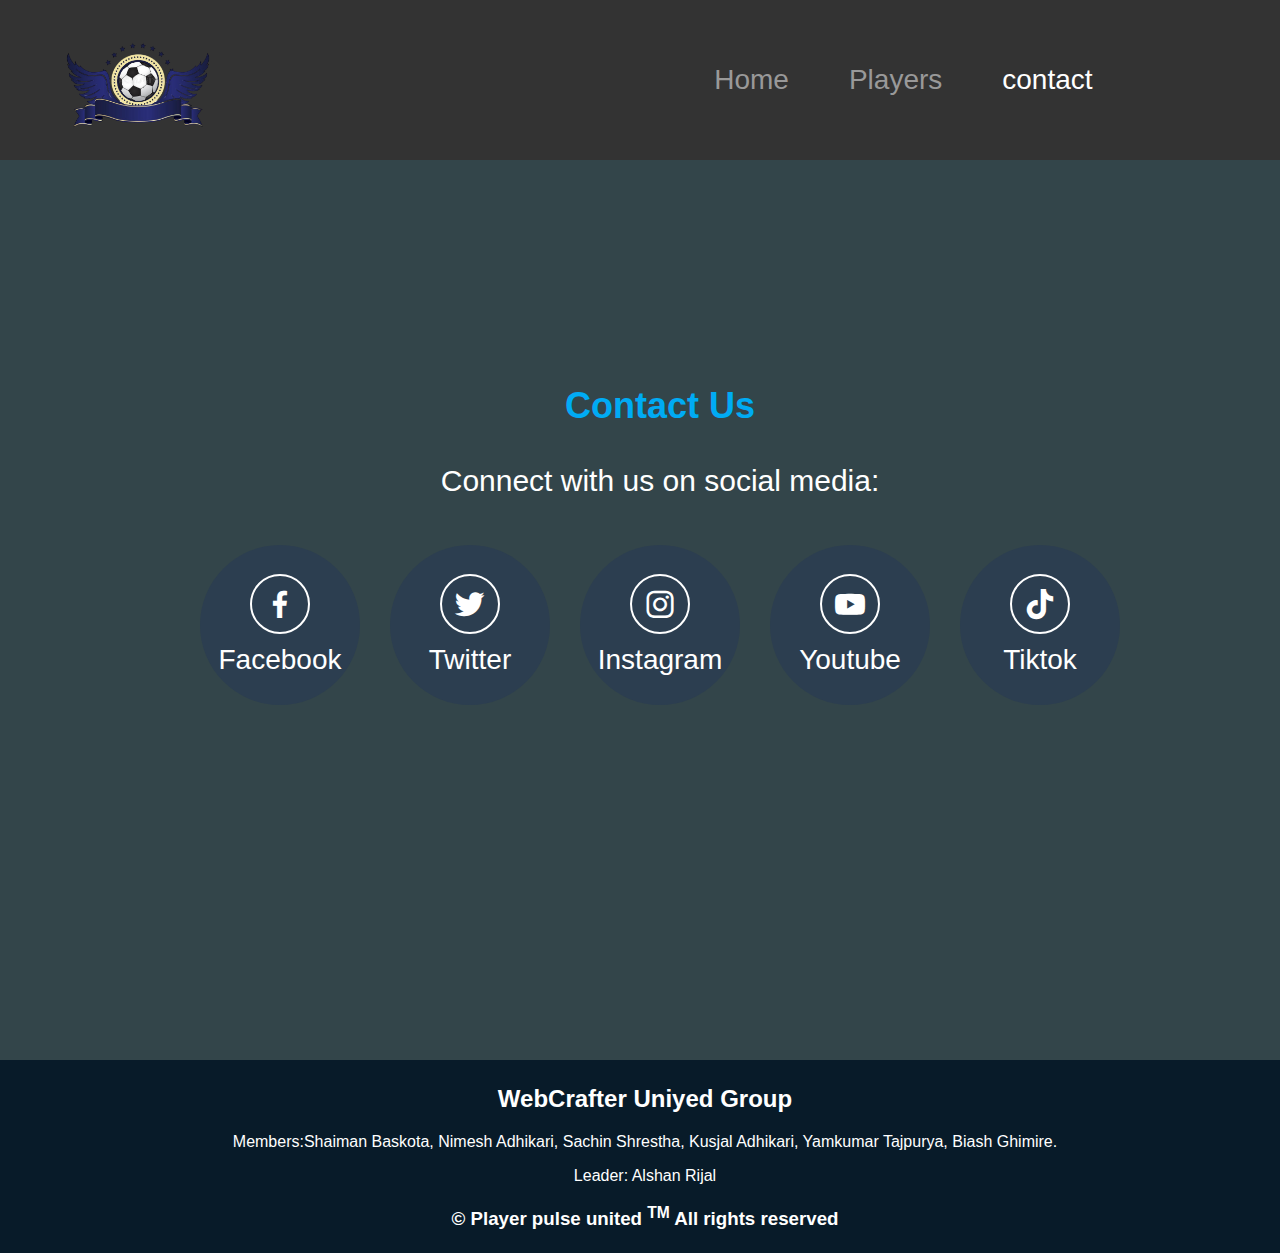
<file: contact.html>
<!DOCTYPE html>
<html lang="en">
<head>
    <meta charset="UTF-8">
    <meta name="viewport" content="width=device-width, initial-scale=1.0">
    <title>contact</title>
    <link rel="stylesheet" href="styles.css">
    <link href='https://unpkg.com/boxicons@2.1.4/css/boxicons.min.css' rel='stylesheet'>


</head>
<body>
    <div class="header">
        <a href="#" class="logo">
            <img src="logo.png" alt="Logo">
        </a>
        <nav class="nav">
            <a href="index.html" >Home</a>
            <a href="player.html">Players</a>
            <a href="contact.html" class="active">contact</a>

        </nav>
    </div>
    <div class="contact">
    <div class="container">
        <h2>Contact Us</h2>
        <p>Connect with us on social media:</p>
        <div class="social-links">
            <a href="https://www.facebook.com/" target="_blank" class="social-icon facebook">
                <i class="bx bxl-facebook"></i>
                <span>Facebook</span>
            </a>
            <a href="https://twitter.com/" target="_blank" class="social-icon twitter">
                <i class="bx bxl-twitter"></i>
                <span>Twitter</span>
            </a>
            <a href="https://www.instagram.com//" target="_blank" class="social-icon instagram">
                <i class="bx bxl-instagram"></i>
                <span>Instagram</span>
            </a>
            <a href="https://www.youtube.com/" target="_blank" class="social-icon youtube">
                <i class="bx bxl-youtube"></i>
                <span>Youtube</span>
            </a>
            <a href="https://www.tiktok.com//" target="_blank" class="social-icon tiktok">
                <i class="bx bxl-tiktok"></i>
                <span>Tiktok</span>
            </a>
        </div>
    </div>
</div>
<footer>
    <h2>WebCrafter Uniyed Group</h2>
    <p>Members:Shaiman Baskota, Nimesh Adhikari, Sachin Shrestha, Kusjal Adhikari, Yamkumar Tajpurya, Biash Ghimire.</p>
    <p> Leader: Alshan Rijal</p>
    <h3>&copy; Player pulse united <sup>TM</sup> All rights reserved </h3>
    </footer>
</body>
</html>
</file>
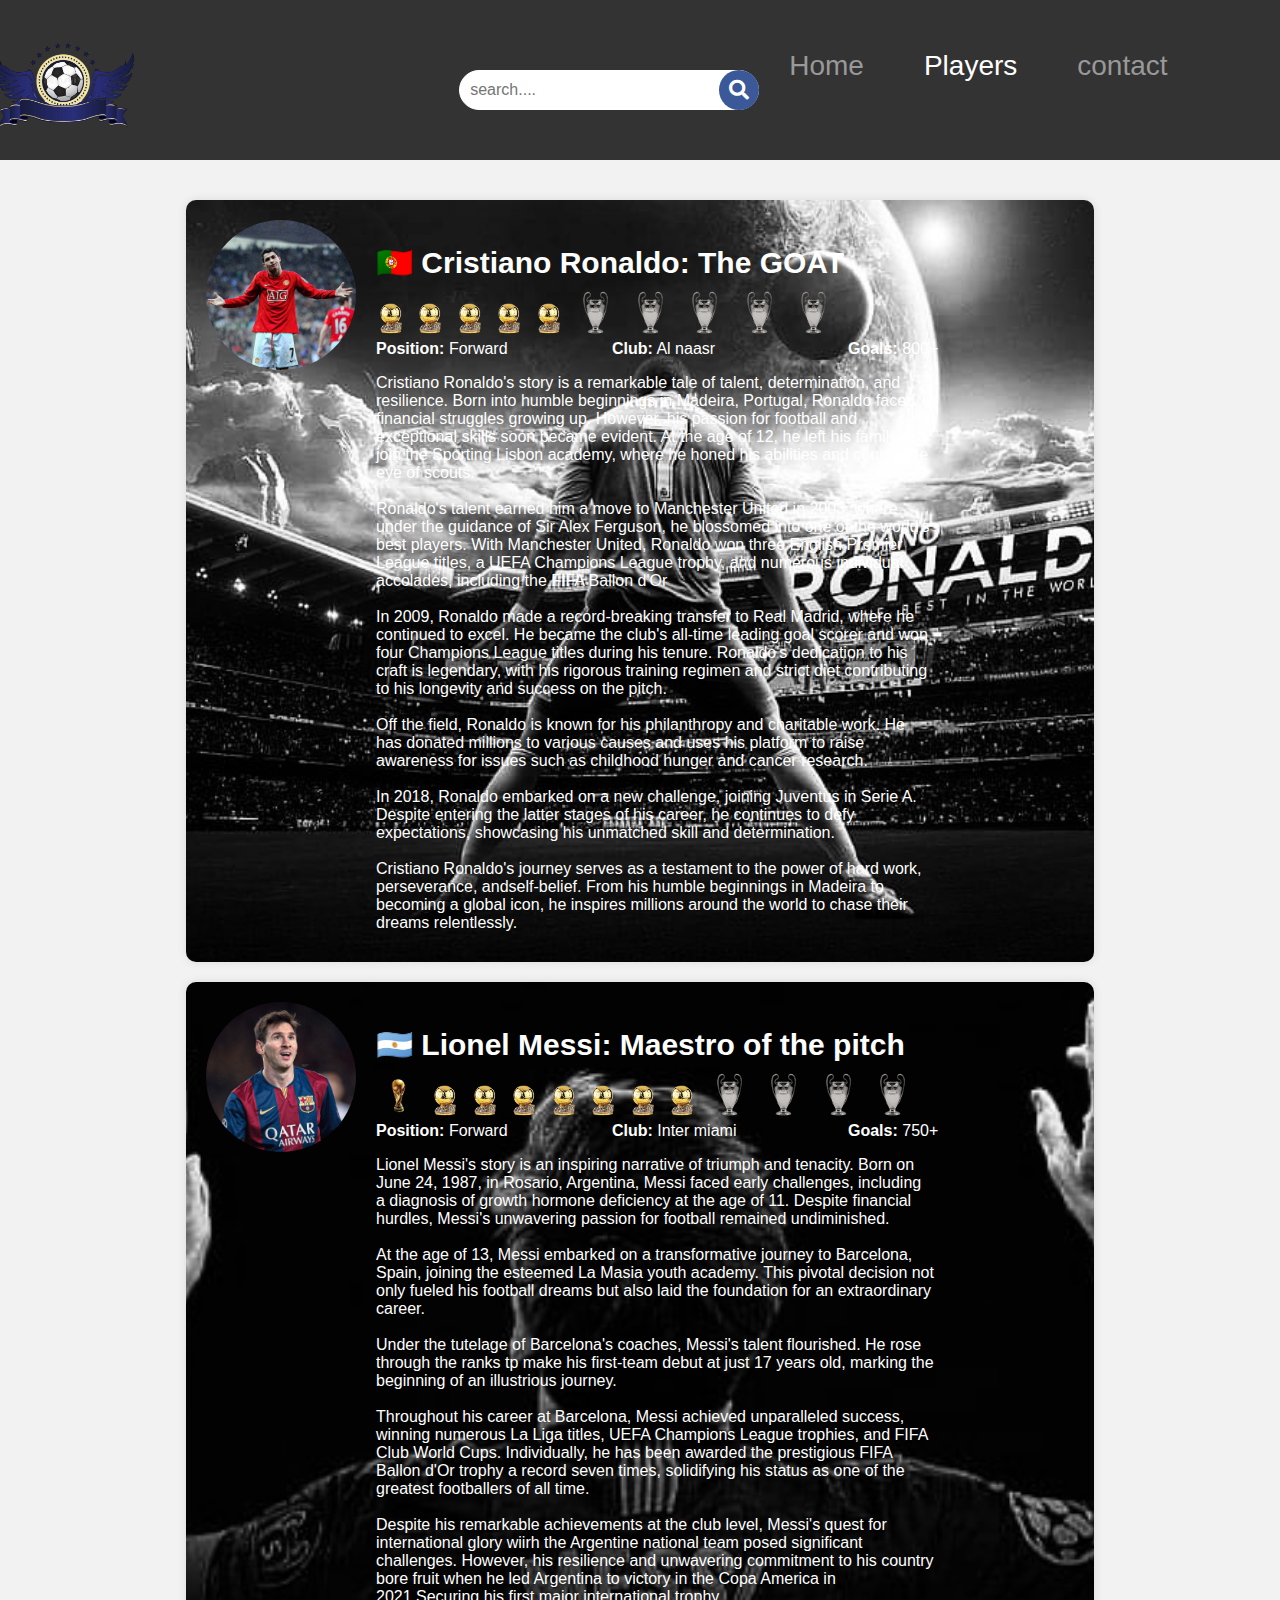
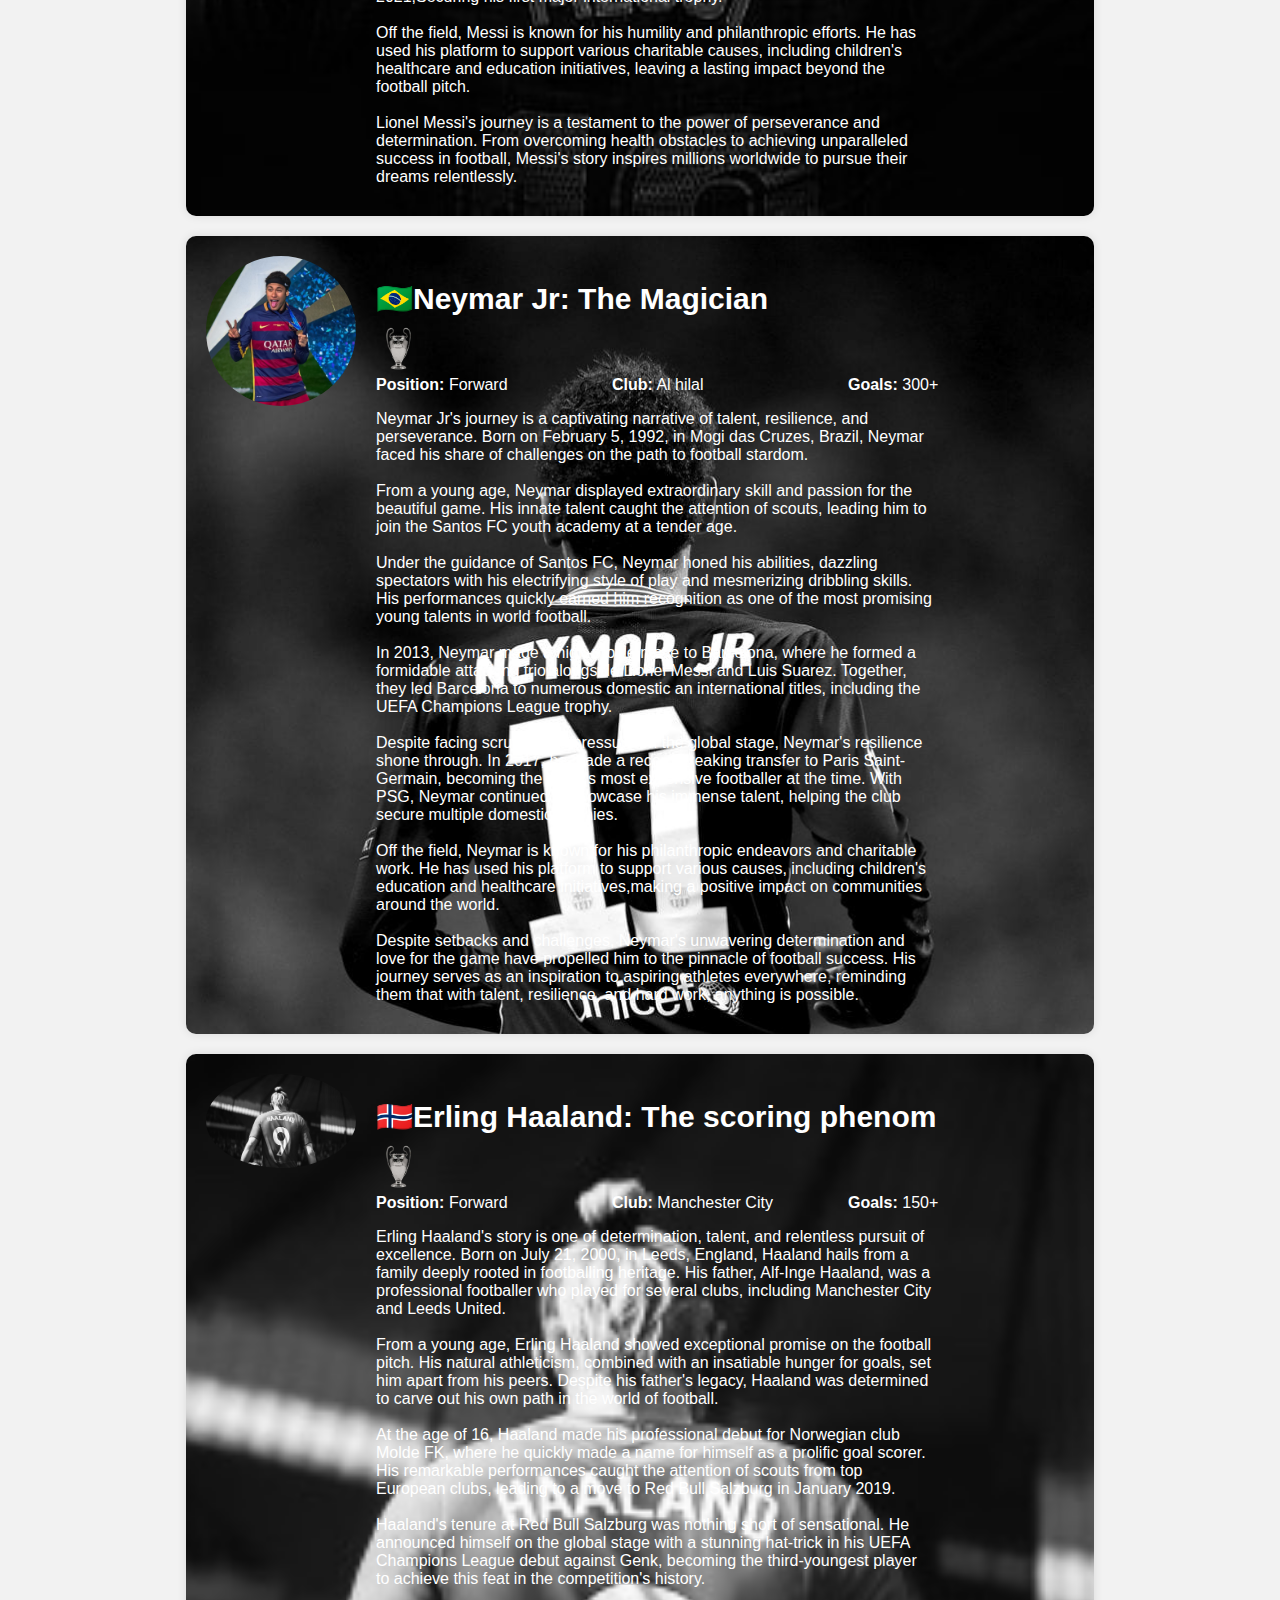
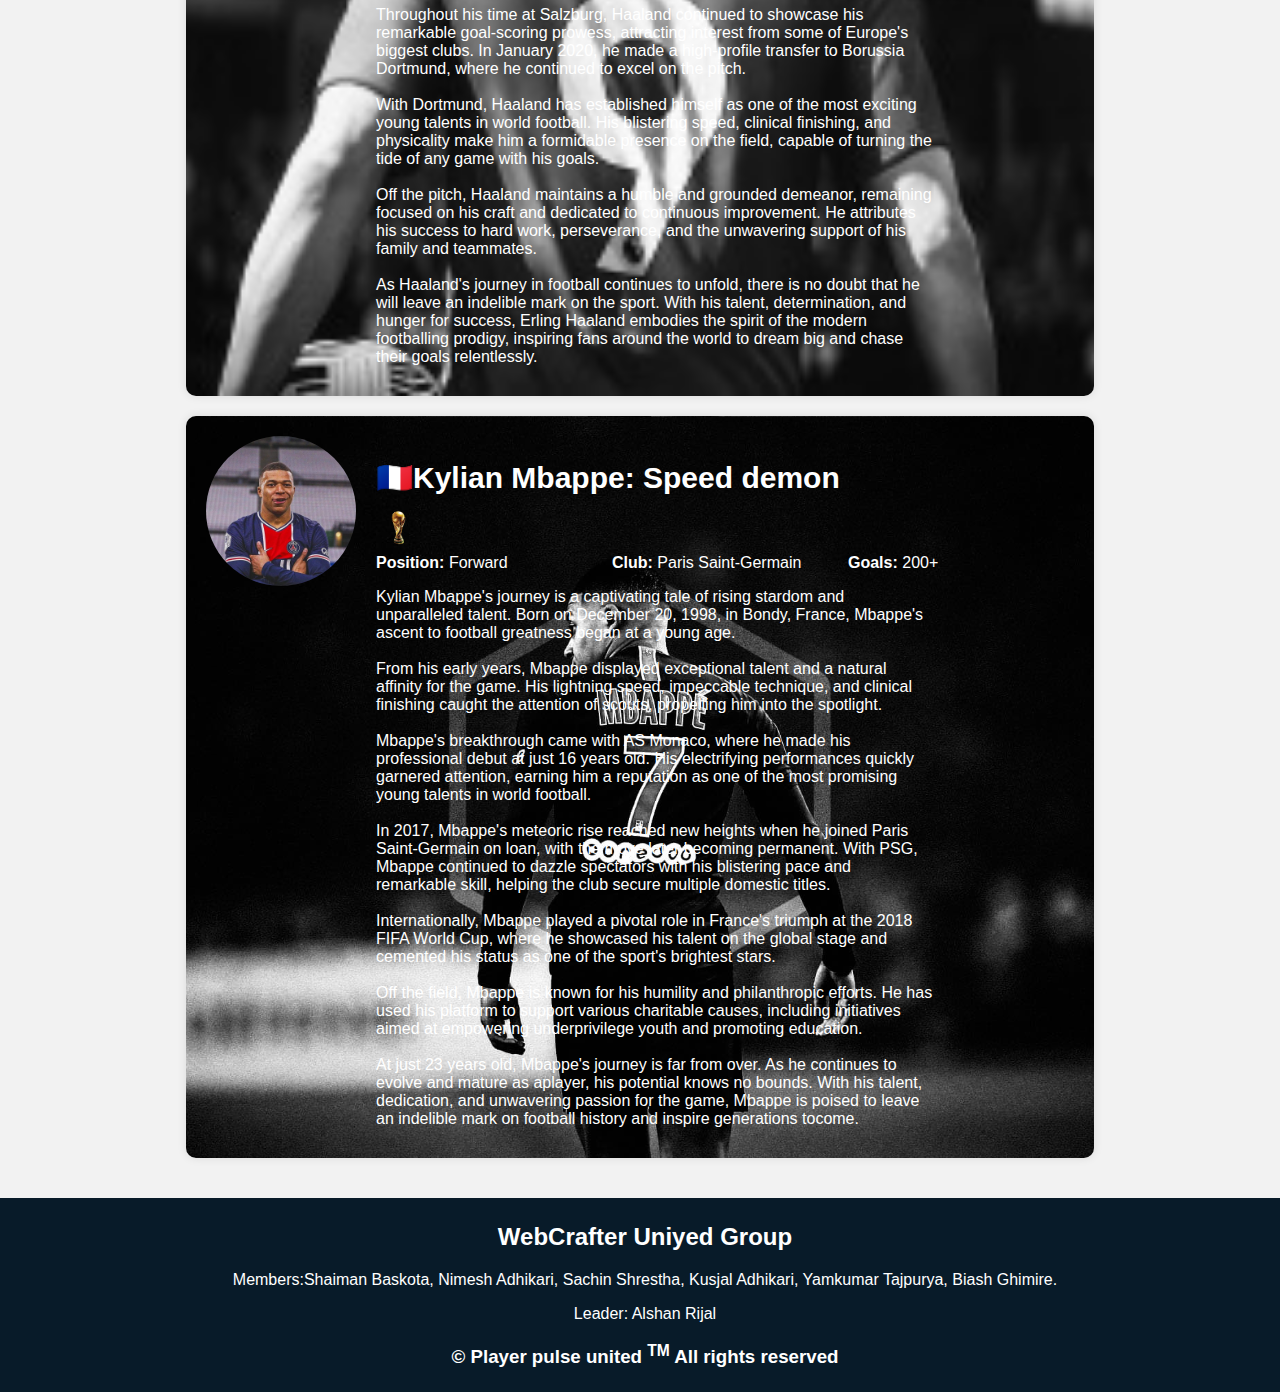
<file: player.html>
<!DOCTYPE html>
<html lang="en">
<head>
    <meta charset="UTF-8">
    <meta name="viewport" content="width=device-width, initial-scale=1.0">
    <title>Football Players</title>
    <link rel="stylesheet" href="styles.css">
    <link rel="stylesheet" href="https://cdnjs.cloudflare.com/ajax/libs/font-awesome/5.15.3/css/all.min.css"/>
</head>
<body>
    <div class="header">
        <a href="#" class="logo">
            <img src="logo.png" alt="Logo">
        </a>
        <nav class="nav">
            <div class="search-bar">
                <input type="search" name="" id="srch" placeholder="search....">
                <button type="submit" id="btn"><i class="fas fa-search"></i></button>
            </div>
            <a href="index.html" >Home</a>
            <a href="player.html" class="active">Players</a>
            <a href="contact.html">contact</a>
        </nav>
    </div>
    <div class="content">
        <section class="player-section ronaldo" id="ronaldo">
            <div class="player-img">
                <img src="Cristiano Ronaldo.jpeg" alt="ronaldo">
            </div>
            <div class="player-info">
                <h2 class="player-name">🇵🇹 Cristiano Ronaldo: The GOAT</h2>
                <div>
                    <img class="trophy bln" src="blndor.png" alt="Ballon d'Or">
                    <img class="trophy bln" src="blndor.png" alt="Ballon d'Or">
                    <img class="trophy bln" src="blndor.png" alt="Ballon d'Or">
                    <img class="trophy bln" src="blndor.png" alt="Ballon d'Or">
                    <img class="trophy bln" src="blndor.png" alt="Ballon d'Or">
                    <img class="trophy ucl" src="ucl.png" alt="">
                    <img class="trophy ucl" src="ucl.png" alt="">
                    <img class="trophy ucl" src="ucl.png" alt="">
                    <img class="trophy ucl" src="ucl.png" alt="">
                    <img class="trophy ucl" src="ucl.png" alt="">
                </div>
                <div class="player-stats">
                    <div><strong>Position:</strong> Forward</div>
                    <div><strong>Club:</strong> Al naasr</div>
                    <div><strong>Goals:</strong> 800+</div>
                </div>
                <p class="player-desc">Cristiano Ronaldo's story is a remarkable tale of talent, determination, and resilience. Born into humble beginnings in Madeira, Portugal, Ronaldo faced financial struggles growing up. However, his passion for football and exceptional skills soon became evident. At the age of 12, he left his family to join the Sporting Lisbon academy, where he honed his abilities and  caught the eye of scouts.
<br><br>
 Ronaldo's talent earned him a move to Manchester United in 2003, where under the guidance of Sir Alex Ferguson, he blossomed into one of the world's best players. With Manchester United, Ronaldo won three English Premier League titles, a UEFA Champions League trophy, and numerous individual accolades, including the FIFA Ballon d'Or 
<br><br>
 In 2009, Ronaldo made a record-breaking transfer to Real Madrid, where he continued to excel. He  became the club's all-time leading goal scorer and won four Champions League titles during his tenure. Ronaldo's dedication to his craft is legendary, with his rigorous training regimen and strict diet contributing to his longevity and success on the pitch.<br><br>Off the field, Ronaldo is known for his philanthropy and charitable work. He has donated millions to various causes and uses his platform to raise awareness for issues such as childhood hunger and cancer research.
<br><br>
 In 2018, Ronaldo embarked on a new challenge, joining Juventus in Serie A. Despite entering the latter stages of his career, he continues to defy expectations, showcasing his unmatched skill and determination.
<br><br>
 Cristiano Ronaldo's journey serves as a testament to the power of hard work, perseverance, andself-belief. From his humble beginnings in Madeira to becoming a global icon, he inspires millions around the world to chase their dreams relentlessly.</p>
 </div>
        </section>
        <!-- Player 2 Section -->
        <section class="player-section messi" id="messi">
            <div class="player-img">
                <img src="messi.jpeg" alt="messi">
            </div>
            <div class="player-info">
                <h2 class="player-name">🇦🇷 Lionel Messi: Maestro of the pitch</h2>
                <div>
                    <img class="trophy wrl" src="wrldcup.png" alt="world cup">
                    <img class="trophy bln" src="blndor.png" alt="Ballon d'Or">
                    <img class="trophy bln" src="blndor.png" alt="Ballon d'Or">
                    <img class="trophy bln" src="blndor.png" alt="Ballon d'Or">
                    <img class="trophy bln" src="blndor.png" alt="Ballon d'Or">
                    <img class="trophy bln" src="blndor.png" alt="Ballon d'Or">
                    <img class="trophy bln" src="blndor.png" alt="Ballon d'Or">
                    <img class="trophy bln" src="blndor.png" alt="Ballon d'Or">
                    <img class="trophy ucl" src="ucl.png" alt="">
                    <img class="trophy ucl" src="ucl.png" alt="">
                    <img class="trophy ucl" src="ucl.png" alt="">
                    <img class="trophy ucl" src="ucl.png" alt="">
                </div>
                <div class="player-stats">
                    <div><strong>Position:</strong> Forward</div>
                    <div><strong>Club:</strong> Inter miami</div>
                    <div><strong>Goals:</strong> 750+</div>
                </div>
                <p class="player-desc">Lionel Messi's story is an inspiring narrative of triumph and tenacity. Born on  June 24, 1987, in Rosario, Argentina, Messi faced early challenges, including a diagnosis of growth   hormone deficiency at the age of 11. Despite financial hurdles, Messi's unwavering passion for  football remained undiminished.
<br><br>
  At the age of 13, Messi embarked on a transformative journey to Barcelona, Spain, joining the esteemed La Masia youth academy. This pivotal decision not only fueled his football dreams but also laid the foundation for an extraordinary career.
<br><br>
 Under the tutelage of Barcelona's coaches, Messi's talent flourished. He rose through the ranks tp make his first-team debut at just 17 years old, marking the beginning of an illustrious journey.
<br><br>
  Throughout his career at Barcelona, Messi achieved unparalleled success, winning numerous La Liga titles, UEFA Champions League trophies, and FIFA Club World Cups. Individually, he has been awarded the prestigious FIFA Ballon d'Or trophy a record seven times, solidifying his status as one of the greatest footballers of all time.
<br><br>
 Despite his remarkable achievements at the club level, Messi's quest for international glory wiirh  the Argentine national team posed significant challenges. However, his resilience and unwavering commitment to his country bore fruit when he led Argentina to victory in the Copa America in 2021,Securing his first major international trophy.
<br><br>
 Off the field, Messi is known for his humility and philanthropic efforts. He has used his platform to support various charitable causes, including children's healthcare and education initiatives, leaving a lasting impact beyond the football pitch.
<br><br>
  Lionel Messi's journey is a testament to the power of perseverance and determination. From overcoming health obstacles to achieving unparalleled success in football, Messi's story inspires millions worldwide to pursue their dreams relentlessly.
                </p>
            </div>
        </section>
        <section class="player-section neymarjr" id="neymar">
            <div class="player-img">
                <img src="neymar.jpeg" alt="Neymar">
            </div>
            <div class="player-info">
                <h2 class="player-name">🇧🇷Neymar Jr: The Magician</h2>
                <div>
                    <img class="trophy ucl" src="ucl.png" alt="">
                </div>
                <div class="player-stats">
                    <div><strong>Position:</strong> Forward</div>
                    <div><strong>Club:</strong> Al hilal</div>
                    <div><strong>Goals:</strong> 300+</div>
                </div>
                <p class="player-desc">Neymar Jr's journey is a captivating narrative of talent, resilience, and perseverance. Born on February 5, 1992, in Mogi das Cruzes, Brazil, Neymar faced his share of challenges on the path to football stardom.
<br><br>
                    From a young age, Neymar displayed extraordinary skill and passion for the beautiful game. His innate talent caught the attention of scouts, leading him to join the Santos FC youth academy at  a tender age.
<br><br>
 Under the guidance of Santos FC, Neymar honed his abilities, dazzling spectators with his electrifying style of play and mesmerizing dribbling skills. His performances quickly earned him  recognition as one of the most promising young talents in world football.
<br><br>
  In 2013, Neymar made a high-profile move to Barcelona, where he formed a formidable attacking trio alongside Lionel Messi and Luis Suarez. Together, they led Barcelona to numerous domestic an international titles, including the UEFA Champions League trophy.
<br><br>
 Despite facing scrutiny and pressure on the global stage, Neymar's resilience shone through. In  2017, he made a record-breaking transfer to Paris Saint-Germain, becoming the world's most expensive footballer at the time. With PSG, Neymar continued to showcase his immense talent, helping the club   secure multiple domestic trophies.
<br><br>   Off the field, Neymar is known for his philanthropic endeavors and charitable work. He has used his platform to support various causes, including children's education and healthcare initiatives,making a positive impact on communities around the world.<br><br> Despite setbacks and challenges, Neymar's unwavering determination and love for the game have  propelled him to the pinnacle of football success. His journey serves as an inspiration to aspiring  athletes everywhere, reminding them that with talent, resilience, and hard work, anything is  possible.</p>
            </div>
        </section>
        <section class="player-section haaland" id="haaland">
            <div class="player-img">
                <img src="haaland.png" alt="Haaland">
            </div>
            <div class="player-info">
                <h2 class="player-name">🇳🇴Erling Haaland: The scoring phenom</h2>
                <div>
                    <img class="trophy ucl" src="ucl.png" alt="">
                </div>
                <div class="player-stats">
                    <div><strong>Position:</strong> Forward</div>
                    <div><strong>Club:</strong> Manchester City </div>
                    <div><strong>Goals:</strong> 150+</div>
                </div>
                <p class="player-desc">Erling Haaland's story is one of determination, talent, and relentless pursuit of  excellence. Born on July 21, 2000, in Leeds, England, Haaland hails from a family deeply rooted in  footballing heritage. His father, Alf-Inge Haaland, was a professional footballer who played for   several clubs, including Manchester City and Leeds United.
<br><br>
  From a young age, Erling Haaland showed exceptional promise on the football pitch. His natural athleticism, combined with an insatiable hunger for goals, set him apart from his peers. Despite his  father's legacy, Haaland was determined to carve out his own path in the world of football.
<br><br>
  At the age of 16, Haaland made his professional debut for Norwegian club Molde FK, where he quickly made a name for himself as a prolific goal scorer. His remarkable performances caught the attention  of scouts from top European clubs, leading to a move to Red Bull Salzburg in January 2019. 
<br><br>
   Haaland's tenure at Red Bull Salzburg was nothing short of sensational. He announced himself on the  global stage with a stunning hat-trick in his UEFA Champions League debut against Genk, becoming the third-youngest player to achieve this feat in the competition's history.
<br><br>
 Throughout his time at Salzburg, Haaland continued to showcase his remarkable goal-scoring prowess, attracting interest from some of Europe's biggest clubs. In January 2020, he made a high-profile transfer to Borussia Dortmund, where he continued to excel on the pitch.
<br><br>
  With Dortmund, Haaland has established himself as one of the most exciting young talents in world football. His blistering speed, clinical finishing, and physicality make him a formidable presence on the field, capable of turning the tide of any game with his goals.
<br><br>
 Off the pitch, Haaland maintains a humble and grounded demeanor, remaining focused on his craft and dedicated to continuous improvement. He attributes his success to hard work, perseverance, and the unwavering support of his family and teammates.
<br><br>
   As Haaland's journey in football continues to unfold, there is no doubt that he will leave an  indelible mark on the sport. With his talent, determination, and hunger for success, Erling Haaland  embodies the spirit of the modern footballing prodigy, inspiring fans around the world to dream big
                    and chase their goals relentlessly.</p>
            </div>
        </section>
        <section class="player-section mbappe" id="mbappe">
            <div class="player-img">
                <img src="mbappe.jpeg" alt="Mbappe">
            </div>
            <div class="player-info">
                <h2 class="player-name">🇫🇷Kylian Mbappe: Speed demon</h2>
                <div>
                    <img class="trophy wrl" src="wrldcup.png" alt="world cup">
                </div>
                <div class="player-stats">
                    <div><strong>Position:</strong> Forward</div>
                    <div><strong>Club:</strong> Paris Saint-Germain</div>
                    <div><strong>Goals:</strong> 200+</div>
                </div>
                <p class="player-desc">Kylian Mbappe's journey is a captivating tale of rising stardom and unparalleled  talent. Born on December 20, 1998, in Bondy, France, Mbappe's ascent to football greatness began at  a young age.
<br><br>
                    From his early years, Mbappe displayed exceptional talent and a natural affinity for the game. His lightning speed, impeccable technique, and clinical finishing caught the attention of scouts, propelling him into the spotlight.
<br><br>
  Mbappe's breakthrough came with AS Monaco, where he made his professional debut at just 16 years old. His electrifying performances quickly garnered attention, earning him a reputation as one of  the most promising young talents in world football.
<br><br>
  In 2017, Mbappe's meteoric rise reached new heights when he joined Paris Saint-Germain on loan, with  the move later becoming permanent. With PSG, Mbappe continued to dazzle spectators with his blistering pace and remarkable skill, helping the club secure multiple domestic titles.
<br><br>
 Internationally, Mbappe played a pivotal role in France's triumph at the 2018 FIFA World Cup, where he showcased his talent on the global stage and cemented his status as one of the sport's brightest stars.
<br><br>
 Off the field, Mbappe is known for his humility and philanthropic efforts. He has used his platform to support various charitable causes, including initiatives aimed at empowering underprivilege youth and promoting education.
<br><br>
At just 23 years old, Mbappe's journey is far from over. As he continues to evolve and mature as aplayer, his potential knows no bounds. With his talent, dedication, and unwavering passion for the   game, Mbappe is poised to leave an indelible mark on football history and inspire generations tocome.
</p>
            </div>
        </section>
    </div>
    <footer>
        <h2>WebCrafter Uniyed Group</h2> <p>Members:Shaiman Baskota, Nimesh Adhikari, Sachin Shrestha, Kusjal Adhikari, Yamkumar Tajpurya, Biash Ghimire.</p>
    <p> Leader: Alshan Rijal</p>
    <h3>&copy; Player pulse united <sup>TM</sup> All rights reserved </h3>
        </footer>
    <script src="script.js"></script>
</body>
</html>
</file>
<file: styles.css>
body {
  margin: 0;
  padding: 0;
  font-family: Arial, sans-serif;
  background-color: #f2f2f2;
  color: #333;

}

.header {
  background: #333;
  position: fixed;
  top: 0;
  left: 0;
  width: 100%;
  padding: 20px 10%;
  display: flex;
  align-items: center;
  justify-content: space-around;
  z-index: 10000;
  transition: .5s;
}

.logo img {
  width: 150px;
  margin-left: -250px;
}

.nav {
  list-style-type: none;
  padding: 0;
  display: flex;
  flex-direction: row;
  margin-right: 100px;

}

.nav a {
  text-decoration: none;
  font-size: 28px;
  font-weight: bold;
  color: #999;
  font-weight: 500;
  margin-right: 30px;
  margin-left: 30px;
  transition: .4s;
}

.nav a:hover,
.nav a.active {
  color: #fff;
}
.main{
  position: absolute;
 top:57%;
  left: 50%;
  transform: translate(-50%,-50%);
  color: white;
  z-index: -1;
  width: 100%;
  height: 100%;
  text-align: center; 
  background-image: url(homebg.jpg);
    background-position: center;
    background-size: cover;
    display: flex;
    flex-direction: column;
    justify-content: center;
    align-items: center;
}
.main .title{
  font-size: 45px;
  font-weight: 700;
}
.main p{
  font-size: 37px;
  font-weight: 700;
}
     
     .search-bar {
     display: flex;
     justify-content: center;
     align-items: center;
     margin-top: 20px;
     
     }
     
     .search-bar input {
     padding: 10px;
     width: 500px;
     border: 1px solid white;
     border-radius: 45px;
     outline: none;
     font-size: 16px;
     color: black;
     }
     .search-bar input[type="search"]{
      width: 300px;
     }
     
     .search-bar button {
     width: 40px;
     height: 40px;
     border: none;
     border-radius: 50%;
     margin-left: -40px;
     background-color: #3b5998;
     color: #fff;
     cursor: pointer;
     }
     
     .search-bar button:hover {
     background-color: #2d4373;
     }
     
     .search-bar button i {
     font-size: 20px;
     }



.content {
  margin-top: 180px;
  padding: 20px;
  display: flex;
  flex-direction: column;
  align-items: center;
}

.player-section {
  border-radius: 10px;
  box-shadow: 0 0 10px rgba(0, 0, 0, 0.1);
  padding: 20px;
  margin-bottom: 20px;
  display: flex;
  width: 70%;

}

.player-img img {
  width: 150px;
  border-radius: 50%;
  margin-right: 20px;
  height: auto;
}

.ronaldo {
  background-image: url(cr7.png);
  color: white;
  background-size: cover;
  background-position: center;
}

.messi {
  background-image: url(messibg.jpeg);
  color: white;
  background-size: cover;
  background-position: center;
}

.neymarjr {
  background-image: url(neymarbg.jpg);
  color: white;
  background-size: cover;
  background-position: center;
}

.mbappe {
  background-image: url(mbappebg.jpg);
  color: white;
  background-size: cover;
  background-position: center;
}

.haaland {
  background-image: url(haaland.png);
  color: white;
  background-size: cover;
  background-position: center;
}

.player-info {
  flex: 1;
}

.player-name {
  font-size: 30px;
  font-weight: bold;
  margin-bottom: 10px;
}

.player-desc {
  margin-bottom: 10px;
  width: 80%;
}

.player-stats {
  display: grid;
  grid-template-columns: repeat(auto-fit, minmax(150px, 1fr));
  gap: 10px;
}

.bln {
  width: 30px;
  height: auto;
  margin-right: 5px;
}

.wrl {
  width: 45px;
  height: auto;
  margin-right: 5px;
}

.ucl {
  width: 45px;
  height: auto;
  margin-right: 5px;
}

.contact {
  background-color: rgb(51, 69, 74);
  padding: 80px 20px;
  text-align: center;
  color: #fff;
  height: 100vh;
  display: flex;
  justify-content: center;
  align-items: center;
  width: 100%;
}


.contact h2 {
  font-size: 36px;
  margin-bottom: 30px;
  color: #00abf4;
}

.contact p {
  font-size: 30px;
  line-height: 1.6;
  margin-bottom: 40px;
}

.social-links {
  display: flex;
  justify-content: center;
  align-items: center; 
  flex-wrap: wrap; 
  gap: 30px;
}

.social-icon {
  display: flex;
  flex-direction: column;
  justify-content: center;
  align-items: center;
  text-align: center;
  width: 120px;
  height: 120px;
  border-radius: 50%;
  background-color: #2c3e50;
  padding: 20px;
  text-decoration: none;
  color: #fff;
  transition: transform 0.3s, box-shadow 0.3s;
}


.social-icon:hover {
  transform: translateY(-5px); 
  box-shadow: 0 10px 20px rgba(0, 0, 0, 0.3); 
}

.social-icon i {
  font-size: 36px;
  margin-bottom: 10px;
  border: 2px solid white;
  border-radius: 50%;
  padding: 10px;
}

.social-icon span {
  font-size: 28px;
}
.instagram:hover {
  background: linear-gradient(45deg, #f09433, #e6683c, #dc2743, #cc2366, #bc1888, #9317ac, #6e1fd9, #3c22f6, #15b2d3, #07a7c2, #00abf4);
  -webkit-background-clip: text;
  color: transparent;
}
.facebook:hover {
  background: linear-gradient(45deg, #3b5998, #4e69a2, #5b7dbb, #6a93d1, #7dbae6, #a1caf5, #c5e1fa, #e0f1fc, #e0f1fc, #e0f1fc, #e0f1fc); 
  -webkit-background-clip: text;
  color: transparent;
}

.twitter:hover {
  background: linear-gradient(45deg, #1da1f2, #2bade7, #3ab9dc, #4ac6d1, #5bd2c7, #6bd9bf, #7ce5b4, #8cfbaa, #a7fca3, #c3fda0, #e0fda0); 
  -webkit-background-clip: text;
  color: transparent;
}

.youtube:hover {
  background: linear-gradient(45deg, #ff0000, #ff3300, #fff);
  -webkit-background-clip: text;
  color: transparent;
}
.tiktok:hover {
  background: linear-gradient(45deg, #69c9d0, #72b6ce, #1a1a1a, #72b6ce, #69c9d0);
  -webkit-background-clip: text;
  color: transparent;
}
footer{
  padding: 5px;
  bottom: 0;
  left: 0;
  color: white;
  background-color: #081b29;
  width: 100%;
  text-align: center;


}
</file>
